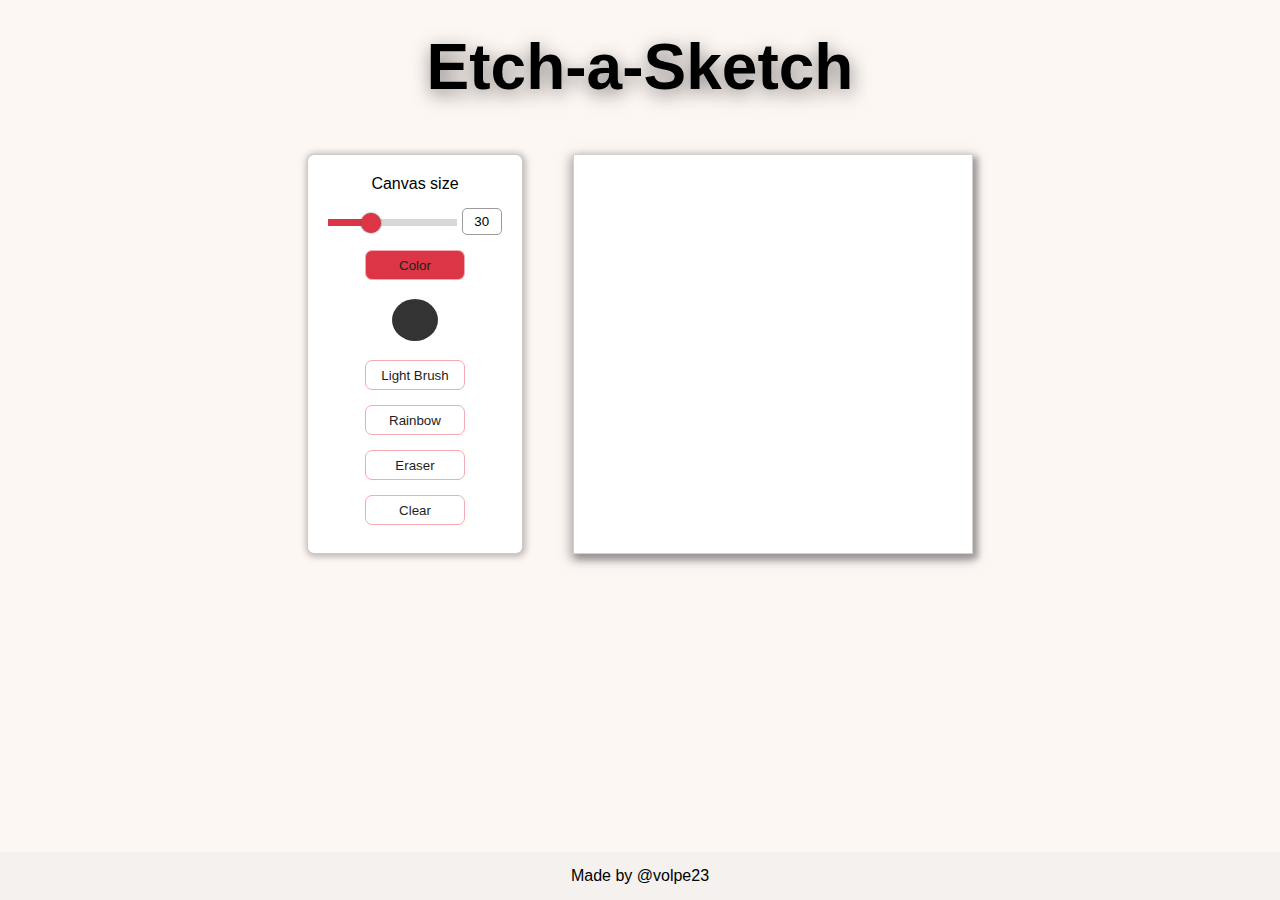
<file: etch-a-sketch/index.html>
<!DOCTYPE html>
<html lang="en">
<head>
    <meta charset="UTF-8">
    <meta http-equiv="X-UA-Compatible" content="IE=edge">
    <meta name="viewport" content="width=device-width, initial-scale=1.0">
    <link rel="stylesheet" href="style.css">
    <title>Etch a Sketch Project</title>
</head>
<body>
    <main>
        <div class="title">Etch-a-Sketch</div>
        <div class="board">
            <div class="menu">
                <label for="sizeSlider">Canvas size</label>
                <div>
                    <input type="range" id="sizeSlider" min="0" max="100" value="30" class="slider">
                    <input type="number" id="sizeNumber" value="30" class="slider-number">
                </div>
                <button type="button" id="colorButton" class="btn active">Color</button>
                <input type="color" class="color-picker" value="#333333">
                
                <button type="button" id="lightBrush" class="btn">Light Brush</button>
                <div id="lightBrushSlider">
                    <input type="range" id="strSlider" min="1" max="10" value="3" class="slider">
                    <input type="number" id="strNumber" value="3" class="slider-number">
                </div>
                <button type="button" id="randomButton" class="btn">Rainbow</button>
                <button type="button" id="eraserButton" class="btn">Eraser</button>
                <button type="button" id="clear" class="btn">Clear</button>
            </div>
            <div class="container">

            </div>
        </div>
        
    </main>
    <footer>Made by @volpe23</footer>
    <script src="script.js"></script>
</body>

</html>
</file>
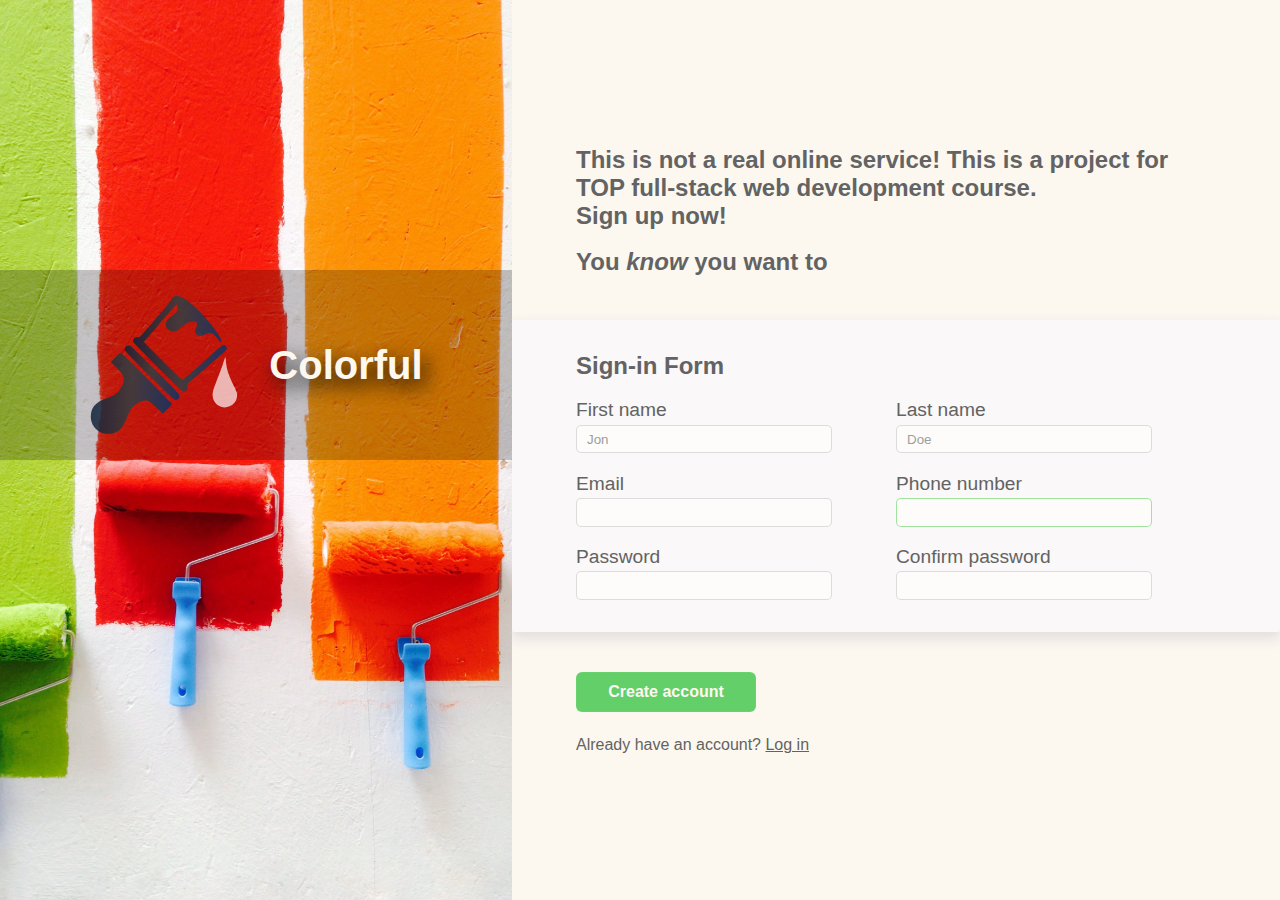
<file: sign-in-form/index.html>
<!DOCTYPE html>
<html lang="en">
<head>
    <meta charset="UTF-8">
    <meta http-equiv="X-UA-Compatible" content="IE=edge">
    <meta name="viewport" content="width=device-width, initial-scale=1.0">
    <link rel="stylesheet" href="style.css">
    <title>Sign-up Form</title>
</head>
<body>
    <main>
        <div class="container">
            <div class="photo">
                <div class="logo">
                    <!-- <img src="brush.svg"> -->
                    <svg version="1.0" xmlns="http://www.w3.org/2000/svg" width="150" height="150" viewBox="0 0 300.000000 300.000000" preserveAspectRatio="xMidYMid " class="svg" >
                        <linearGradient id="gradient" x1="0%" y1="0%" x2="100%" y2="0%">
                            <stop offset="0%" style="stop-color:rgb(14, 33, 56);stop-opacity:0.85" />
                            <stop offset="50%" style="stop-color:rgb(49, 63, 66);stop-opacity:0.85" />
                            <stop offset="100%" style="stop-color:rgb(8, 52, 105);stop-opacity:0.85" />
                          </linearGradient>
                        <g transform="translate(0.000000,300.000000) scale(0.100000,-0.100000)" fill="url(#gradient)" stroke="none">
                            
                        <path class="node" id="node1" d="M1686 2859 c-16 -12 -35 -38 -43 -57 -8 -19 -65 -93 -126 -165 -550
                        -639 -503 -587 -536 -581 -60 12 -113 -41 -96 -97 4 -12 225 -240 490 -506
                        481 -482 483 -483 524 -483 36 0 44 4 61 33 12 19 18 40 14 52 -17 57 -16 59
                        63 125 42 36 120 103 173 150 53 47 123 108 155 135 33 28 100 86 150 130 49
                        44 120 106 158 139 37 32 72 66 77 77 16 29 2 66 -31 80 -41 17 -18 35 -439
                        -336 -267 -235 -402 -350 -413 -353 -7 -1 -183 168 -391 377 l-380 380 25 29
                        c13 17 121 142 239 278 118 136 238 275 267 308 28 34 67 79 87 101 l35 40 16
                        -39 c30 -72 9 -113 -93 -181 -65 -43 -130 -120 -138 -163 -15 -79 68 -161 163
                        -162 51 0 55 2 124 66 40 36 98 78 130 94 66 34 155 48 187 31 28 -15 29 -63
                        2 -122 -28 -63 -26 -95 10 -131 28 -28 35 -30 83 -26 34 3 64 13 84 27 82 61
                        180 29 255 -84 26 -40 49 -65 60 -65 31 0 21 40 -30 126 -162 273 -521 651
                        -715 755 -81 43 -161 50 -201 18z"></path>
                        <path class="node" id="node2" d="M747 1878 c-24 -19 -38 -64 -28 -90 5 -13 227 -240 493 -505 423
                        -423 487 -483 514 -483 63 0 100 61 70 117 -8 15 -228 241 -488 501 -446 444
                        -476 472 -509 472 -19 0 -43 -6 -52 -12z"></path>
                        <path class="node" id="node3" d="M531 1655 l-95 -94 117 -120 c65 -66 124 -136 132 -155 31 -73 12
                        -156 -61 -268 -61 -95 -126 -139 -279 -190 -188 -62 -281 -153 -304 -296 -26
                        -163 46 -302 199 -383 38 -20 59 -24 140 -24 81 0 103 4 151 26 107 50 162
                        126 239 324 40 102 79 164 141 219 61 55 128 88 188 93 76 8 128 -22 255 -147
                        62 -60 117 -110 122 -110 15 0 184 174 184 189 0 14 -1012 1031 -1026 1031 -5
                        0 -51 -43 -103 -95z"></path>
                        <path class="node" fill="#ffffffaf" id="node4" d="M2700 1588 c-12 -40 -28 -89 -35 -108 -7 -19 -24 -66 -39 -105 -14
                        -38 -50 -133 -80 -210 -31 -77 -60 -164 -67 -193 -30 -140 35 -262 162 -307
                        59 -21 110 -19 171 9 95 43 148 121 151 222 1 47 -7 70 -75 206 -87 176 -133
                        311 -143 418 -12 125 -12 131 -17 136 -3 2 -15 -28 -28 -68z"></path>
                        </g>
                        <g transform="translate(0.000000,300.000000) scale(0.100000,-0.100000)" fill="url(#gradient)" stroke="currentColor">
                        
                        </g>
                        </svg>
                    <div class="logo-text">
                        <h1>Colorful</h1>
                    </div>
                </div>
            </div>
            <div class="content">
                <div class="hero">
                    <h2>This is not a real online service! This is a project for TOP full-stack web development course.</h2>
                    <h2>Sign up now!</h2>
                    <br>
                    <h2>You <i>know</i> you want to<h2>
                </div>
                <form action="/" method="GET">
                    <div class="inputs">
                        <h2>Sign-in Form</h2>
                        <div class="input-div">
                            <div class="name-div">
                                <label for="#name">First name</label>
                                <input type="text" id="name" minlength="2" maxlength="30" placeholder="Jon" required>
                            </div>
                        <div class="lastname-div">
                            <label for="">Last name</label>
                            <input type="text" minlength="2" maxlength="30" placeholder="Doe" required>
                        </div>
                        </div>
                        <div class="input-div">
                            <div class="email-div">
                                <label for="#email">Email</label>
                                <input type="text" id="email" name="email" pattern="[a-z0-9._%+-]+@[a-z0-9.-]+\.[a-z]{2,}$" required title="Please enter a valid email address">                          
                            </div>
                            <div class="phonenum-dv">
                                <label for="#phoneNumber">Phone number</label>
                                <input type="text" id="phoneNumber" minlength="4" maxlength="16">
                            </div>
                        </div>
                        <div class="input-div">
                            <div class="password-div">
                                <label for="#password">Password</label>
                                <input type="password" id="password" minlength="8" maxlength="20"  pattern="(?=.*\d)(?=.*[a-z])(?=.*[A-Z]).{8,}"
                                 title="Your password must be at least 8 characters long and contain at least one uppercase letter, one lowercase letter, and one number" required>
                            </div>
                        
                            <div class="conf-password">
                                <label for="#conf-password">Confirm password</label>
                                <input type="password" id="conf-password" minlength="8" maxlength="20" pattern="(?=.*\d)(?=.*[a-z])(?=.*[A-Z]).{8,}" 
                                title="Your password must be at least 8 characters long and contain at least one uppercase letter, one lowercase letter, and one number" required>
                            </div>
                        </div>
                    </div>
                    <div class="submit-div">
                        <button type="submit">Create account</button>
                    </div>
                </form>
                <div class="footer">
                    <p>Already have an account? <a href="">Log in</a></p>
                </div>
            </div>
        </div>
    </main>
</body>
</html>
</file>
<file: etch-a-sketch/style.css>
* {
    margin: 0;
    padding: 0;
    box-sizing: border-box;
    font-family: myriad-pro,'Myriad Pro',sans-serif;
    
}
html {
    position: relative;
    min-height: 100%;
    background-color: #fcf5f0c4;
}
:root {
    --red: #dc3545;
}
.title {
    font-size: 4rem;
    font-weight: 700;
    text-align: center;
    text-shadow: 1px 5px 18px #2726268f;
    margin-top: 30px;
}
.board {
    display: flex;
    flex-wrap: wrap;
    justify-content: center;
    gap: 50px;
    margin: 50px auto;
}

.menu {
    background-color: white;
    display: flex;
    flex-direction: column;
    align-items: center;
    gap: 15px;
    padding: 20px 20px;
    border: 1px solid #a19c9c8c;
    box-shadow: 1px 1px 6px 2px #86808085;
    border-radius: 7px;
}
.container {
    display: grid;
    width: 400px;
    height: 400px;
    border: 1px solid rgba(158, 158, 158, 0.432);
    box-shadow: -1px 4px 10px 2px rgb(145 138 138 / 69%), 4px 4px 6px 1px rgb(136 135 135 / 69%);
}
.btn {
    width: 100px;
    height: 30px;
    border: 1px solid #f4aab1;
    color: rgb(30, 29, 29);
    border-radius: 7px;
    background-color: white;
    cursor: pointer;
    padding: 5px;
}
.btn:hover, .color-picker:hover {
    transform: scale(1.1);
    font-weight: 700;
    border-color: #e65e6bc0;
    border-width: 2px;
}
.active {
    background-color: var(--red);
}
.color-picker {
    background-color: transparent;
    width: 50px;
    height: 50px;
    border: none;
    appearance: none;
    cursor: pointer;
}
.color-picker::-webkit-color-swatch {
    border-radius: 50%  ;
    border: none;
}
.slider {
    height: 7px;
    background: rgba(190, 189, 189, 0.6);
    -webkit-appearance: none;
    background-image: linear-gradient(var(--red), var(--red));
    background-repeat: no-repeat;
    background-size: 30% 100%;
}
.slider-number {
    width: 40px;
    border: 0.5px solid rgb(156, 154, 154);
    border-radius: 5px;
    padding: 5px;
    text-align: center;
}
.slider-number:focus {
    border: 2px solid black;
}
input::-webkit-outer-spin-button,
input::-webkit-inner-spin-button {
  -webkit-appearance: none;
  margin: 0;
}
.slider::-webkit-slider-thumb {
    -webkit-appearance: none;
    height: 20px;
    width: 20px;
    border-radius: 50%;
    background: var(--red);
    cursor: ew-resize;
    box-shadow: 0 0 2px 0 #555;
    transition: background .3s ease-in-out;
}
.btn, .color-picker {
    transition: transform 0.1s ease-in-out;
}
.element {
    user-select: none;
    display: inline-block;
    background-color: white;
}

footer {
    position: absolute;
    bottom: 0;
    left: 0;
    display: flex;
    justify-content: center;
    width: 100%;
    background: #e6e6e65c;
    padding: 15px;
}
</file>
<file: sign-in-form/style.css>
* {
    font-family: 'Open Sans', sans-serif;
    margin: 0;
    padding: 0;
    box-sizing: border-box;

    --primary: #fcf8f0;
    --text-primary: #444444;
    --title-text: #636363;
    
    color: var(--title-text);
}

h2 {

    color: var(--title-text);
}
.container {
    display: flex;
    flex-wrap: wrap;
    flex-flow: row wrap;
    height: 100vh;
    width: 100vw;
}

.photo {
    position: relative;
    background-image: url(./david-pisnoy-46juD4zY1XA-unsplash.jpg);
    background-size: cover;
    background-position: center;
    background-repeat: no-repeat;
    height: 100%;
    width: 40vw;
}
.logo {
    position: absolute;
    left: 0;
    top: 30%;
    width: 100%;
    background-color: #00000038;
    display: flex;
    justify-content: center;
    flex-wrap: wrap;
    padding: 20px 20px;
    gap:30px;
}

svg {
    background: none;
}
.logo-text {
    display: flex;
    justify-content: center;
    align-items: center;
    background: none;
    text-align: center;
    
}
.logo-text > h1 {
    color: var(--primary);
    font-size: 2.5rem;
    font-weight: 700;
    text-shadow: 5px 8px 19px black;;
}
.content {
    background-color: #fcf8f0;
    display: flex;
    flex-direction: column;
    justify-content: center;
    align-items: flex-start;
    width: 60vw;
    min-width: 330px;
    height: 100%;
}

.content > * > * {
    width: 100%;
    padding: 0 4rem;
}
.hero {
    min-height: 150px;
}
.inputs {
    display: flex;
    flex-direction: column;
    gap: 1.2rem;
    background-color: rgb(250 248 248);
    padding-top: 2rem;
    padding-bottom: 2rem;
    box-shadow: 0px 6px 14px 1px #e4dede;
    border-radius: 2px;
}

form {
    width: 100%;
    display: flex;
    flex-direction: column;
    gap: 1rem;
    margin: 1.5rem 0;
}

.input-div {
    width: 100%;
    display: flex;
    align-items: flex-end;
    min-width: 330px;
    gap: 4rem;
}
.input-div > div {
    display: flex;
    flex-direction: column;
    width: 40%;
    gap: 0.2rem;
}
input {
    border: 1px solid rgba(214, 214, 214, 0.863);
    background-color: rgba(255, 254, 252, 0.685);
    border-radius: 5px;
    height: 1.8rem;
    width: 100%;
    min-width: 150px;
    max-width: 350px;
    padding: 0 10px;
    margin-right: 10px;
    transition: box-shadow 0.2s ease-in-out;
    /* transition: border-color 0.2s ease-in-out; */
}
input:focus {
    /* appearance: none; */
    outline: none;
    border: 1px solid rgb(247, 197, 197);
    box-shadow: 0px 2px 5px 1px #eacfcf9c;
    /* border-color: red; */
}
input:hover {
    border: 1px solid rgb(248, 184, 184);
}
input:valid {
    border: 1px solid #70d470a9;
}
input::placeholder {
    opacity: .7;
}

label {
    font-size: 1.2rem;
}
.submit-div {
    margin-top: 1.5rem;
}
button {
    cursor: pointer;
    appearance: none;
    width: 180px;
    height: 2.5rem;
    border: 0.5px solid #70d4708f;
    border-radius: 6px;
    background-color: #62cf69;
    /* background-color: white; */
    font-weight: 700;
    color: var(--primary);
    font-size: 1rem;
    transition: scale 0.2s ease-in-out, background-color 0.1s ease-in-out;
    /* transition: background-color 0.2s ease-in; */
}
button:hover {
    scale: 1.1;
    border: 1px solid rgba(28, 192, 28, 0.671);
    background-color: #32cd32;
}
a {
    transition: font-weight 0.2s ease-in-out;
}
a:hover {
    font-weight: 700;
}
</file>
